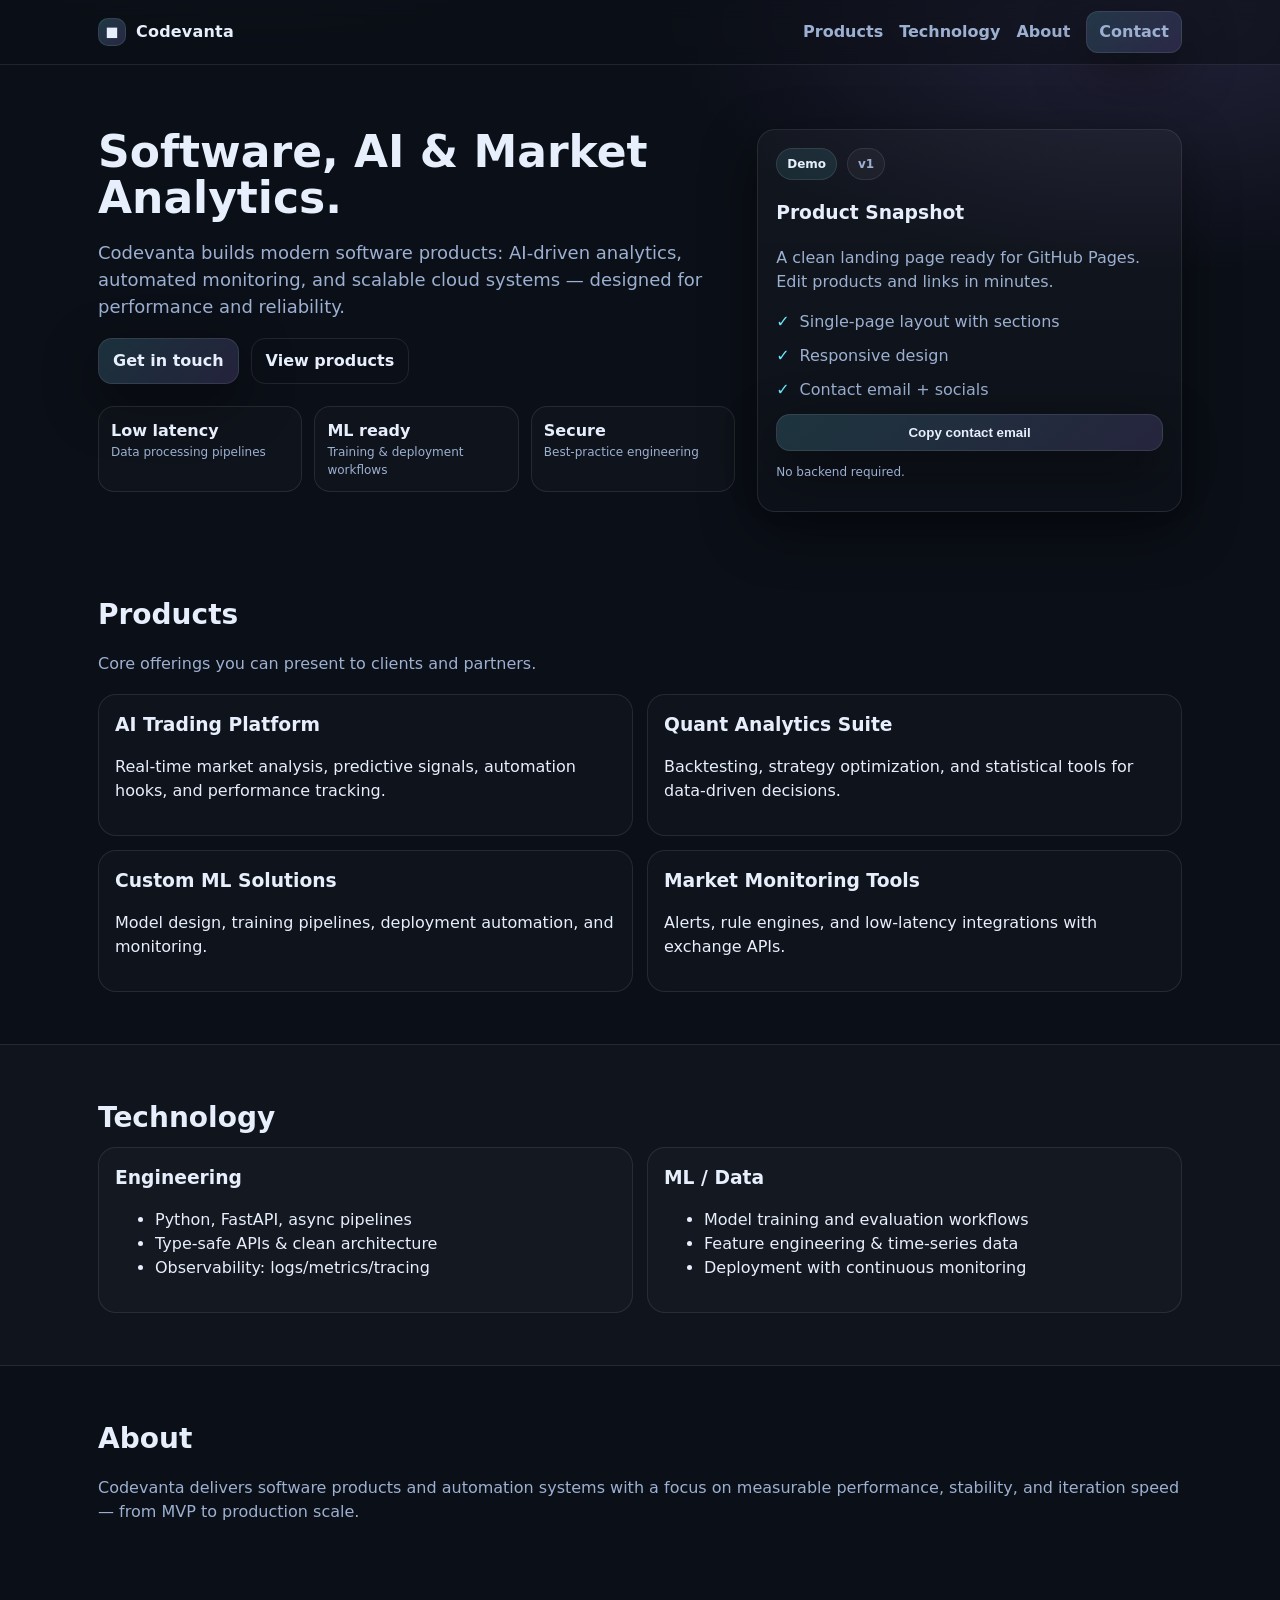
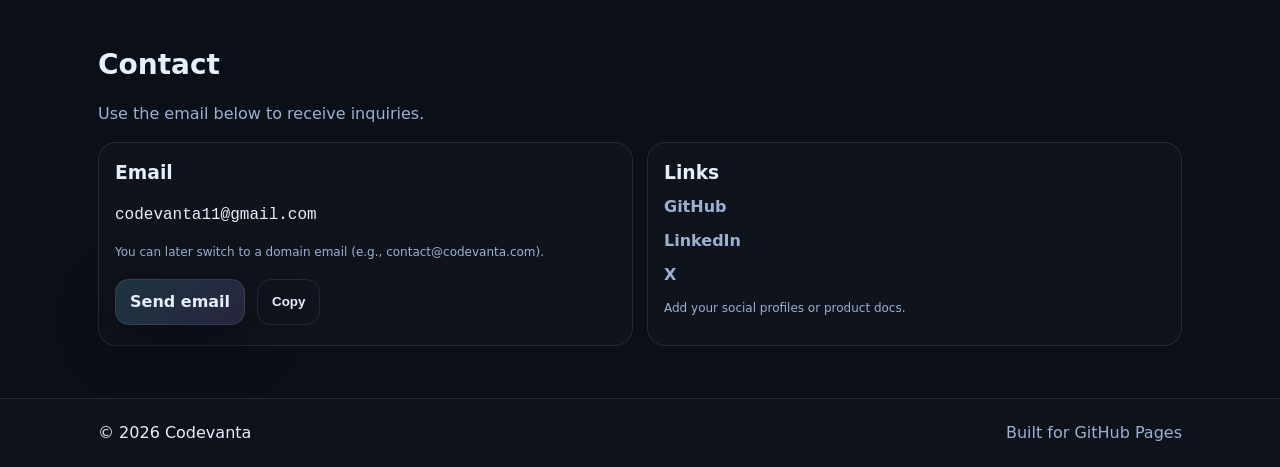
<file: index.html>
<!doctype html>
<html lang="en">
<head>
  <meta charset="utf-8" />
  <meta name="viewport" content="width=device-width,initial-scale=1" />
  <title>Codevanta — Software & AI Solutions</title>
  <meta name="description" content="Codevanta builds software, AI and market analytics tools." />
  <link rel="stylesheet" href="./style.css" />
</head>
<body>
  <header class="nav">
    <div class="container nav-inner">
      <div class="brand">
        <span class="logo">◼</span>
        <span class="brand-name" id="brandName">Codevanta</span>
      </div>

      <nav class="menu">
        <a href="#products">Products</a>
        <a href="#tech">Technology</a>
        <a href="#about">About</a>
        <a href="#contact" class="btn btn-sm">Contact</a>
      </nav>
    </div>
  </header>

  <main>
    <section class="hero">
      <div class="container hero-grid">
        <div>
          <h1>Software, AI & Market Analytics.</h1>
          <p class="lead">
            Codevanta builds modern software products: AI-driven analytics, automated monitoring,
            and scalable cloud systems — designed for performance and reliability.
          </p>

          <div class="cta">
            <a class="btn" href="#contact">Get in touch</a>
            <a class="btn btn-ghost" href="#products">View products</a>
          </div>

          <div class="stats">
            <div class="stat">
              <div class="stat-num">Low latency</div>
              <div class="stat-label">Data processing pipelines</div>
            </div>
            <div class="stat">
              <div class="stat-num">ML ready</div>
              <div class="stat-label">Training & deployment workflows</div>
            </div>
            <div class="stat">
              <div class="stat-num">Secure</div>
              <div class="stat-label">Best-practice engineering</div>
            </div>
          </div>
        </div>

        <div class="card">
          <div class="card-top">
            <div class="chip">Demo</div>
            <div class="chip chip-muted">v1</div>
          </div>
          <h3>Product Snapshot</h3>
          <p class="muted">
            A clean landing page ready for GitHub Pages. Edit products and links in minutes.
          </p>

          <div class="list">
            <div class="list-item">
              <span>✓</span>
              <span>Single-page layout with sections</span>
            </div>
            <div class="list-item">
              <span>✓</span>
              <span>Responsive design</span>
            </div>
            <div class="list-item">
              <span>✓</span>
              <span>Contact email + socials</span>
            </div>
          </div>

          <button class="btn btn-block" id="copyEmailBtn" type="button">
            Copy contact email
          </button>

          <p class="tiny muted">No backend required.</p>
        </div>
      </div>
    </section>

    <section id="products" class="section">
      <div class="container">
        <h2>Products</h2>
        <p class="muted">Core offerings you can present to clients and partners.</p>

        <div class="grid">
          <article class="tile">
            <h3>AI Trading Platform</h3>
            <p>
              Real-time market analysis, predictive signals, automation hooks, and performance tracking.
            </p>
          </article>

          <article class="tile">
            <h3>Quant Analytics Suite</h3>
            <p>
              Backtesting, strategy optimization, and statistical tools for data-driven decisions.
            </p>
          </article>

          <article class="tile">
            <h3>Custom ML Solutions</h3>
            <p>
              Model design, training pipelines, deployment automation, and monitoring.
            </p>
          </article>

          <article class="tile">
            <h3>Market Monitoring Tools</h3>
            <p>
              Alerts, rule engines, and low-latency integrations with exchange APIs.
            </p>
          </article>
        </div>
      </div>
    </section>

    <section id="tech" class="section section-alt">
      <div class="container">
        <h2>Technology</h2>
        <div class="two-col">
          <div class="tile">
            <h3>Engineering</h3>
            <ul>
              <li>Python, FastAPI, async pipelines</li>
              <li>Type-safe APIs & clean architecture</li>
              <li>Observability: logs/metrics/tracing</li>
            </ul>
          </div>
          <div class="tile">
            <h3>ML / Data</h3>
            <ul>
              <li>Model training and evaluation workflows</li>
              <li>Feature engineering & time-series data</li>
              <li>Deployment with continuous monitoring</li>
            </ul>
          </div>
        </div>
      </div>
    </section>

    <section id="about" class="section">
      <div class="container">
        <h2>About</h2>
        <p class="muted">
          Codevanta delivers software products and automation systems with a focus on measurable performance,
          stability, and iteration speed — from MVP to production scale.
        </p>
      </div>
    </section>

    <section id="contact" class="section">
      <div class="container">
        <h2>Contact</h2>
        <p class="muted">Use the email below to receive inquiries.</p>

        <div class="contact">
          <div class="tile">
            <h3>Email</h3>
            <p class="mono" id="contactEmail">codevanta11@gmail.com</p>
            <p class="tiny muted">You can later switch to a domain email (e.g., contact@codevanta.com).</p>
            <div class="cta">
              <a class="btn" id="mailtoLink" href="mailto:codevanta11@gmail.com?subject=Project%20Inquiry">
                Send email
              </a>
              <button class="btn btn-ghost" id="copyBtn" type="button">Copy</button>
            </div>
          </div>

          <div class="tile">
            <h3>Links</h3>
            <div class="links">
              <a href="#" aria-label="GitHub">GitHub</a>
              <a href="#" aria-label="LinkedIn">LinkedIn</a>
              <a href="#" aria-label="X">X</a>
            </div>
            <p class="tiny muted">Add your social profiles or product docs.</p>
          </div>
        </div>
      </div>
    </section>

    <footer class="footer">
      <div class="container footer-inner">
        <span>© <span id="year"></span> <span id="brandName2">Codevanta</span></span>
        <span class="muted">Built for GitHub Pages</span>
      </div>
    </footer>
  </main>

  <script src="./script.js"></script>
</body>
</html>
</file>
<file: style.css>
:root{
  --bg:#0b0f17;
  --panel:#101826;
  --panel2:#0e1522;
  --text:#e7eefc;
  --muted:#9cb0d1;
  --line:rgba(255,255,255,.09);
  --accent:#6ee7ff;
  --accent2:#a78bfa;
  --shadow:0 18px 55px rgba(0,0,0,.45);
}

*{box-sizing:border-box}
html,body{margin:0;padding:0}
body{
  font-family: ui-sans-serif, system-ui, -apple-system, Segoe UI, Roboto, Arial;
  background:
    radial-gradient(900px 400px at 20% -10%, rgba(110,231,255,.18), transparent 60%),
    radial-gradient(900px 500px at 90% 0%, rgba(167,139,250,.16), transparent 55%),
    var(--bg);
  color:var(--text);
  line-height:1.5;
}

a{color:inherit;text-decoration:none}
.container{max-width:1120px;margin:0 auto;padding:0 18px}

.nav{
  position:sticky; top:0; z-index:50;
  border-bottom:1px solid var(--line);
  backdrop-filter: blur(10px);
  background: rgba(11,15,23,.55);
}
.nav-inner{display:flex;align-items:center;justify-content:space-between;height:64px}
.brand{display:flex;align-items:center;gap:10px;font-weight:700;letter-spacing:.2px}
.logo{
  width:28px;height:28px;display:inline-flex;align-items:center;justify-content:center;
  border:1px solid var(--line); border-radius:10px;
  background: linear-gradient(135deg, rgba(110,231,255,.2), rgba(167,139,250,.2));
}
.menu{display:flex;gap:16px;align-items:center}
.menu a{color:var(--muted);font-weight:600}
.menu a:hover{color:var(--text)}

.hero{padding:64px 0 30px}
.hero-grid{display:grid;grid-template-columns: 1.2fr .8fr; gap:22px; align-items:stretch}
h1{font-size:44px;line-height:1.05;margin:0 0 14px}
.lead{color:var(--muted);font-size:18px;max-width:55ch}

.section{padding:52px 0}
.section-alt{background:rgba(255,255,255,.02); border-top:1px solid var(--line); border-bottom:1px solid var(--line)}
h2{font-size:28px;margin:0 0 8px}
.muted{color:var(--muted)}
.tiny{font-size:12px}
.mono{font-family: ui-monospace, SFMono-Regular, Menlo, Monaco, Consolas, "Liberation Mono", monospace}

.cta{display:flex;gap:12px;margin:18px 0 0}
.btn{
  display:inline-flex;align-items:center;justify-content:center;
  padding:10px 14px;border-radius:14px;
  border:1px solid var(--line);
  background: linear-gradient(135deg, rgba(110,231,255,.16), rgba(167,139,250,.16));
  color:var(--text); font-weight:700;
  box-shadow: var(--shadow);
  cursor:pointer;
}
.btn:hover{transform: translateY(-1px)}
.btn:active{transform: translateY(0px)}
.btn-ghost{background:transparent;box-shadow:none}
.btn-sm{padding:8px 12px;border-radius:12px}
.btn-block{width:100%;margin-top:12px}

.stats{display:grid;grid-template-columns: repeat(3, 1fr); gap:12px; margin-top:22px}
.stat{border:1px solid var(--line);border-radius:16px;padding:12px;background:rgba(255,255,255,.02)}
.stat-num{font-weight:800}
.stat-label{color:var(--muted);font-size:12px}

.card{
  border:1px solid var(--line);
  background: linear-gradient(180deg, rgba(255,255,255,.03), rgba(255,255,255,.01));
  border-radius:18px;
  padding:18px;
  box-shadow: var(--shadow);
}
.card-top{display:flex;gap:10px;margin-bottom:8px}
.chip{
  font-size:12px;font-weight:700;
  padding:6px 10px;border-radius:999px;
  border:1px solid var(--line);
  background: rgba(110,231,255,.1);
}
.chip-muted{background: rgba(255,255,255,.04); color: var(--muted)}
.list{margin-top:14px;display:flex;flex-direction:column;gap:10px}
.list-item{display:flex;gap:10px;color:var(--muted)}
.list-item span:first-child{color:var(--accent)}

.grid{margin-top:18px;display:grid;grid-template-columns: repeat(2, 1fr); gap:14px}
.tile{
  border:1px solid var(--line);
  border-radius:18px;
  padding:16px;
  background: rgba(255,255,255,.02);
}
.tile h3{margin:0 0 8px}

.two-col{display:grid;grid-template-columns: 1fr 1fr; gap:14px}
.contact{margin-top:16px;display:grid;grid-template-columns:1fr 1fr; gap:14px}
.links{display:flex;flex-direction:column;gap:10px;margin-top:8px}
.links a{color:var(--muted);font-weight:700}
.links a:hover{color:var(--text)}

.footer{padding:22px 0;border-top:1px solid var(--line);background:rgba(255,255,255,.01)}
.footer-inner{display:flex;justify-content:space-between;align-items:center}

@media (max-width: 900px){
  .hero-grid{grid-template-columns:1fr}
  .stats{grid-template-columns:1fr}
  .grid{grid-template-columns:1fr}
  .two-col{grid-template-columns:1fr}
  .contact{grid-template-columns:1fr}
  h1{font-size:36px}
}
</file>
